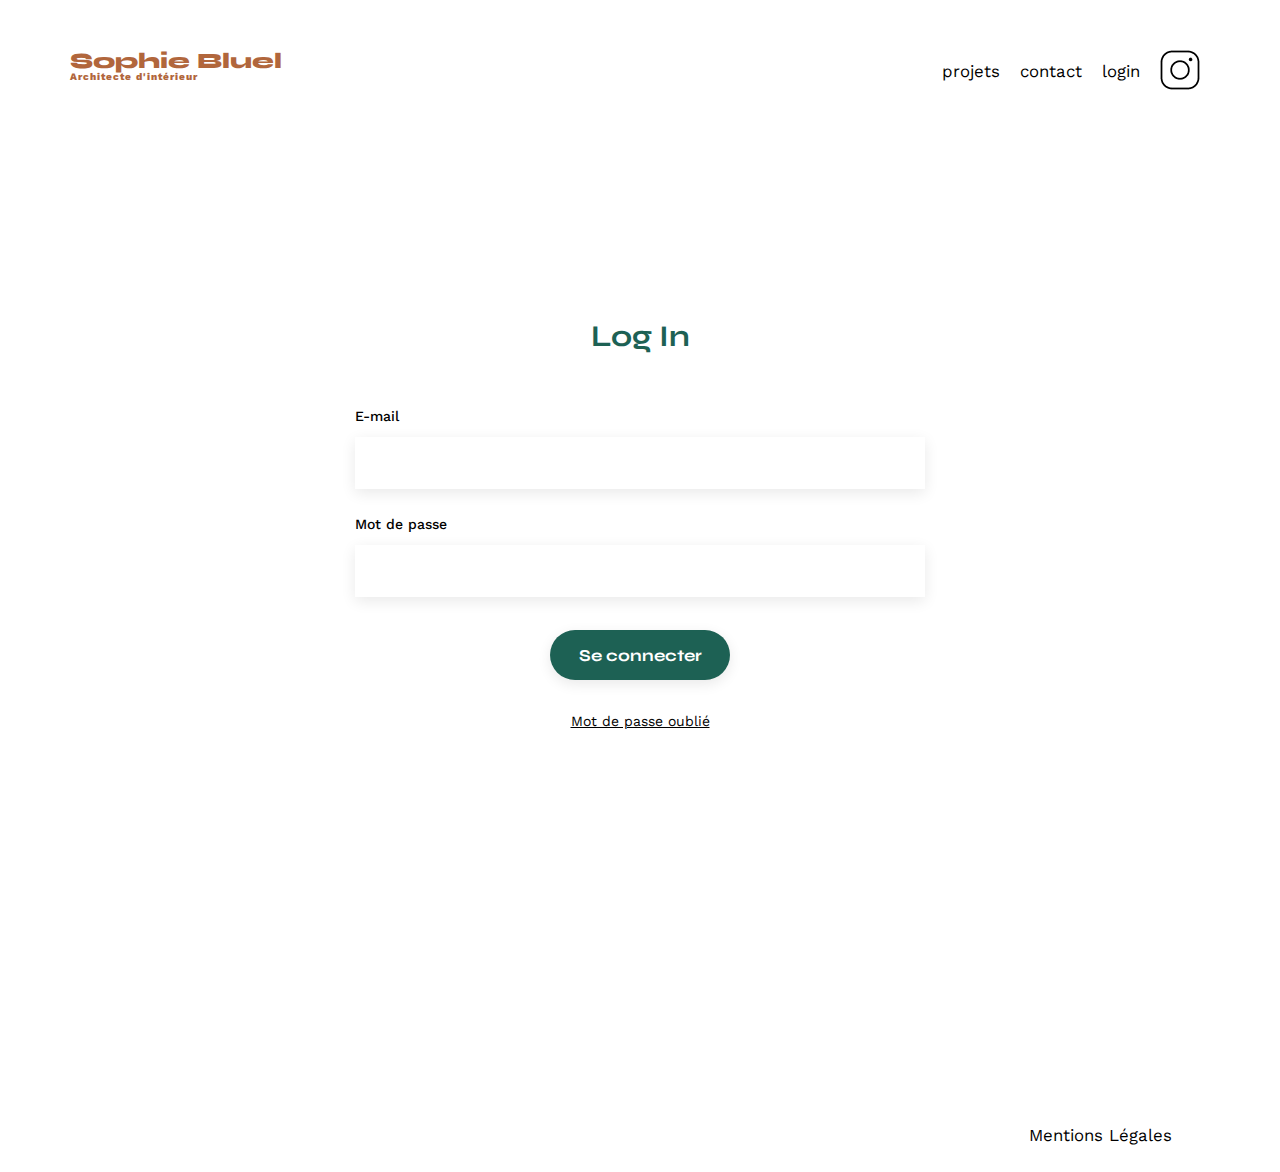
<file: FrontEnd/login.html>
<!DOCTYPE html>
<html lang="fr">
<head>
    <meta charset="UTF-8">
    <title>Login</title>
    <meta name="viewport" content="width=device-width, initial-scale=1.0">
	<link rel="preconnect" href="https://fonts.googleapis.com">
	<link rel="preconnect" href="https://fonts.gstatic.com" crossorigin>
	<link href="https://fonts.googleapis.com/css2?family=Syne:wght@700;800&family=Work+Sans&display=swap" rel="stylesheet">
	<meta name="description" content="">
	<link rel="stylesheet" href="./assets/style.css">
    <script src="login.js" defer></script>
</head>
<body>
    <header>
        <h1>Sophie Bluel <span>Architecte d'intérieur</span></h1>
        <nav>
            <ul>
                <a href="./index.html"><li>projets</li></a>
                <a href="./index.html#contact"><li>contact</li></a>
                <a href="./login.html"><li>login</li></a>
                <li><img src="./assets/icons/instagram.png" alt="Instagram"></li>
            </ul>
        </nav>
    </header>
    <main>
        <section id="login">
            <h2>Log In</h2>
            <p id="erreur" class="messageErreur"></p>
            <form action="">
                <label for="email">E-mail</label>
		        <input type="email" name="email" id="email">
                <label for="password">Mot de passe</label>
                <input type="password" name="password" id="password">
                <input type="submit" value="Se connecter">
            </form>
            <a href="">Mot de passe oublié</a>
        </section>
    </main>
    <footer>
        <nav>
            <ul>
                <li>Mentions Légales</li>
            </ul>
        </nav>
    </footer>
   
</body>
</html>
</file>
<file: FrontEnd/assets/style.css>
/* http://meyerweb.com/eric/tools/css/reset/
   v2.0 | 20110126
   License: none (public domain)
*/

html, body, div, span, applet, object, iframe,
h1, h2, h3, h4, h5, h6, p, blockquote, pre,
a, abbr, acronym, address, big, cite, code,
del, dfn, em, img, ins, kbd, q, s, samp,
small, strike, strong, sub, sup, tt, var,
b, u, i, center,
dl, dt, dd, ol, ul, li,
fieldset, form, label, legend,
table, caption, tbody, tfoot, thead, tr, th, td,
article, aside, canvas, details, embed,
figure, figcaption, footer, header, hgroup,
menu, nav, output, ruby, section, summary,
time, mark, audio, video {
	margin: 0;
	padding: 0;
	border: 0;
	font-size: 100%;
	font: inherit;
	vertical-align: baseline;
}
/* HTML5 display-role reset for older browsers */
article, aside, details, figcaption, figure,
footer, header, hgroup, menu, nav, section {
	display: block;
}
body {
	line-height: 1;
}
ol, ul {
	list-style: none;
}
blockquote, q {
	quotes: none;
}
blockquote:before, blockquote:after,
q:before, q:after {
	content: '';
	content: none;
}
table {
	border-collapse: collapse;
	border-spacing: 0;
}
/** end reset css**/
body {
	max-width: 1140px;
	margin:auto;
	font-family: 'Work Sans' ;
	font-size: 14px;
}
header {
	display: flex;
	justify-content: space-between;
	margin: 50px 0
	
}
section {
	margin: 50px 0
}

h1{
	display: flex;
	flex-direction: column;
	font-family: 'Syne';
	font-size: 22px;
	font-weight: 800;
	color: #B1663C
}

h1 > span {
	font-family: 'Work Sans';
	font-size:10px;
	letter-spacing: 0.1em;
;
}

h2{
	font-family: 'Syne';
	font-weight: 700;
	font-size: 30px;
	color: #1D6154
}
nav ul {
	display: flex;
	align-items: center;
	list-style-type: none;

}
nav li {
	padding: 0 10px;
	font-size: 1.2em;
}
nav a {
	text-decoration: none;
	color: black;
}
li:hover {
	color: #B1663C;
}
#introduction {
	display: flex;
	align-items: center;
}
#introduction figure {
	flex: 1
}
#introduction img {
	display: block;
	margin: auto;
	width: 80%;
}

#introduction article {
	flex: 1
}
#introduction h2 {
	margin-bottom: 1em;
}

#introduction p {
	margin-bottom: 0.5em;
}
#portfolio h2 {
	text-align: center;
	margin-bottom: 1em;
	padding-top: 30px;
}
.gallery {
	width: 100%;
	padding-top: 30px;
	display: grid;
	grid-template-columns: 1fr 1fr 1fr;
	grid-column-gap: 20px;
	grid-row-gap: 20px;
}

.gallery img {
	width: 100%;

}
#contact {
	width: 50%;
margin: auto;
}
#contact > * {
	text-align: center;

}
#contact h2{
	margin-bottom: 20px;
}
#contact form {
	text-align: left;
	margin-top:30px;
	display: flex;
	flex-direction: column;
}

#contact input {
	height: 50px;
	font-size: 1.2em;
	border: none;
	box-shadow: 0px 4px 14px rgba(0, 0, 0, 0.09);
}
#contact label {
	margin: 2em 0 1em 0;
}
#contact textarea {
	border: none;
	box-shadow: 0px 4px 14px rgba(0, 0, 0, 0.09);
}
#filtres{
	display: flex;
	justify-content: center;
}
.filtres{
	font-family: 'Syne';
	font-weight: 700;
	color: #1D6154;
	background-color: white;
	margin : 30px 10px;
	padding: 0px 15px;
	text-align: center;
	border-radius: 60px ;
	height: 50px;
	min-width: 100px;
	font-size: 1.2em;
	border: 1.5px solid #1D6154;
	box-shadow: 0px 4px 14px rgba(0, 0, 0, 0.09);
	cursor: pointer;
	&:hover {
		color: white;
		background-color: #1D6154;
	}
}

input[type="submit"]{
	font-family: 'Syne';
	font-weight: 700;
	color: white;
	background-color: #1D6154;
	margin : 2em auto ;
	width: 180px;
	text-align: center;
	border-radius: 60px ;
	cursor: pointer;
}

footer nav ul {
	display: flex;
	justify-content: flex-end;
	margin: 2em
}


#login{
	text-align: center;
	margin-top: 20%;
	margin-bottom: 35%;
	h2{
		padding-bottom: 20px;
	}
	form {
		padding-top: 10px;
		margin: auto;
		width: 50%;
		display: flex;
		flex-direction: column;
	}
	
	input {
		height: 50px;
		font-size: 1.2em;
		border: none;
		box-shadow: 0px 4px 14px rgba(0, 0, 0, 0.09);
		
	}
	label {
		margin: 2em 0 1em 0;
		font-weight: 500;
		text-align: left;
	}
	 textarea {
		border: none;
		box-shadow: 0px 4px 14px rgba(0, 0, 0, 0.09);
	}
	a{
		color: black;
	}
	.inputErreur{
		border: 1px solid red;
	}
	.messageErreur{
		color:red;
	}
}

#modif{
	font-size: 16px;
	color: black;
	text-decoration: none;
	padding-left: 20px;
	padding-top: 8px;
	position: absolute;
	cursor: pointer;
}
.edit{
	text-align: center;
	background-color: black;
	position: absolute;
	top: 0px;
	left: 0px;
	color: white;
	text-decoration: none;
	height: 20px;
	width: 100%;
	padding-top: 10px;
	z-index: 2;
	cursor: pointer;
	
	
}

.modale{
	display: none;
	justify-content: center;
	align-items: center;
	position: fixed;
	top:0;
	left:0;
	background-color: rgba(34, 31, 31, 0.384);
	width: 100%;
	height: 100%;
	h3{
		font-size: 26px;
		margin: 40px;
		font-size: 30px;
		font-weight: 500;
	}
	.modaleBoite {
		background-color: white;
		width: 50%;
		height: 70%;
		display: flex;
		flex-direction: column;
		justify-content: space-around;
		align-items: center;
		border-radius: 10px;
		position: relative;
		h3{
			margin: 40px;
			font-size: 30px;
			font-weight: 500;
		}
		.croix{
			position: absolute;
			top: 20px;
			right: 20px;
			cursor: pointer;
		}
		button{
			font-family: 'Syne';
			font-size:medium;
			font-weight: 700;
			color: white;
			background-color: #1D6154;
			margin : 2em auto ;
			text-align: center;
			border: none;
			border-radius: 60px ;
			height: 45px;
			width: 50%;
			cursor: pointer;
			&:hover {
				color: #1D6154;
				background-color: white;
				border: black solid 0.1px;
			}
		}
		.modaleGalerie{
			border-bottom: rgb(219, 219, 219) solid 2px;
			padding-bottom: 40px;
			margin-left: 11%;
			margin-right: 11%;
			margin-bottom: 10px;
			max-width: 68%;
			display:flex;
			flex-flow: row wrap;
			row-gap: 10px;
			column-gap: 10px;
		}
	figure{
		width:18%;
	}
	img{
			width: 100%;
		}
	.poubelle{
		color: white;
		font-size: small;
		background-color: black;
		cursor: pointer;
		padding: 4px;
		border-radius: 5px;
		position: relative;
		left: 74%;
		top:17%;
	}
	}
	.modaleBoiteAjout {
		background-color: white;
		width: 50%;
		height: 70%;
		display: none;
		flex-direction: column;
		justify-content: space-around;
		align-items: center;
		border-radius: 10px;
		position: absolute;
		.croix{
			position: absolute;
			top: 20px;
			right: 20px;
			cursor: pointer;
		}
		.fleche{
			position: absolute;
			top: 20px;
			left: 20px;
			cursor: pointer;
		}
		.modaleFormAjout{
			display: flex;
			flex-direction: column;
			height: 75%;
			width: 70%;
			gap: 20px;
			.formPhoto{
				display: flex;
				flex-direction: column;
				align-items: center;
				background-color: #E8F1F6;
				height: 40%;
				i{
					font-size: 7em;
					padding-top: 30px;
					color: #CBD6DC;
				}
				.erreurTaille{
					color: red;
				}
				label{
					text-align: center;
					display: flex;
					flex-direction: column;
					gap: 5px;
					width: 50%;
					
				}
				.btnInputSelection{
					display: flex;
					justify-content: center;
					align-items: center;
					color: #306685;
					font-size: 20px;
					font-weight: 500;
					background-color:#cbd6dc;
					border-radius: 50px;
					height: 40px;
					width: 100%;
					cursor: pointer;
					}
				input{
					opacity: 0;
				}
				img{
					position: relative;
					max-height:100%;
					display: none;

				}
			}
			.formTitre{
				display: flex;
				flex-direction: column;
				label{
					font-size: 16px;
				}
				input{
					background: #FFF;
					font-size: 14px;
					height: 51px;
					margin-top:10px;
					padding-left: 20px;
					padding-right: 20px;
					border: none;
					box-shadow: 3px 3px 15px  rgba(65, 64, 64, 0.09);
				}
			}
			.formCategorie{
				display: flex;
				flex-direction: column;
				border-bottom: rgb(219, 219, 219) solid 2px;
				label{
					font-size: 16px;
				}
				select{
					background: #FFF;
					font-size: 14px;
					height: 51px;
					margin-top:10px;
					margin-bottom: 35px;
					padding-left: 20px;
					padding-right: 20px;
					border: none;
					box-shadow: 3px 3px 15px  rgba(65, 64, 64, 0.09);
					appearance: none;
				}
				i{
					position:relative;
					display: flex;
					justify-content: end;
					right: 30px;
					bottom: 65px;
					pointer-events: none;
					
				}
			}
			button{
				font-family: 'Syne';
				font-size:medium;
				font-weight: 700;
				margin : 1.5em auto ;
				text-align: center;
				border: none;
				color: white;
				
				border-radius: 60px ;
				height: 45px;
				width: 100%;
				
				
				
			}
			
		}
		.notif{
				margin-top:0px ;
				height: 5%;
				font-size: 20px;
				position: relative;
				bottom: 20px;
			}
		.ajout{
			color: #28685c;
		}
		.echec{
			color:rgb(252, 71, 17);
		}
	}
}
.button{
	background-color: #a7a7a7;
}
.valide {
	background-color: #1D6154;
	border: black solid 1px;
	cursor: pointer;
}
.nonValide{
	background-color: rgba(83, 83, 83, 0.336);
}
</file>
